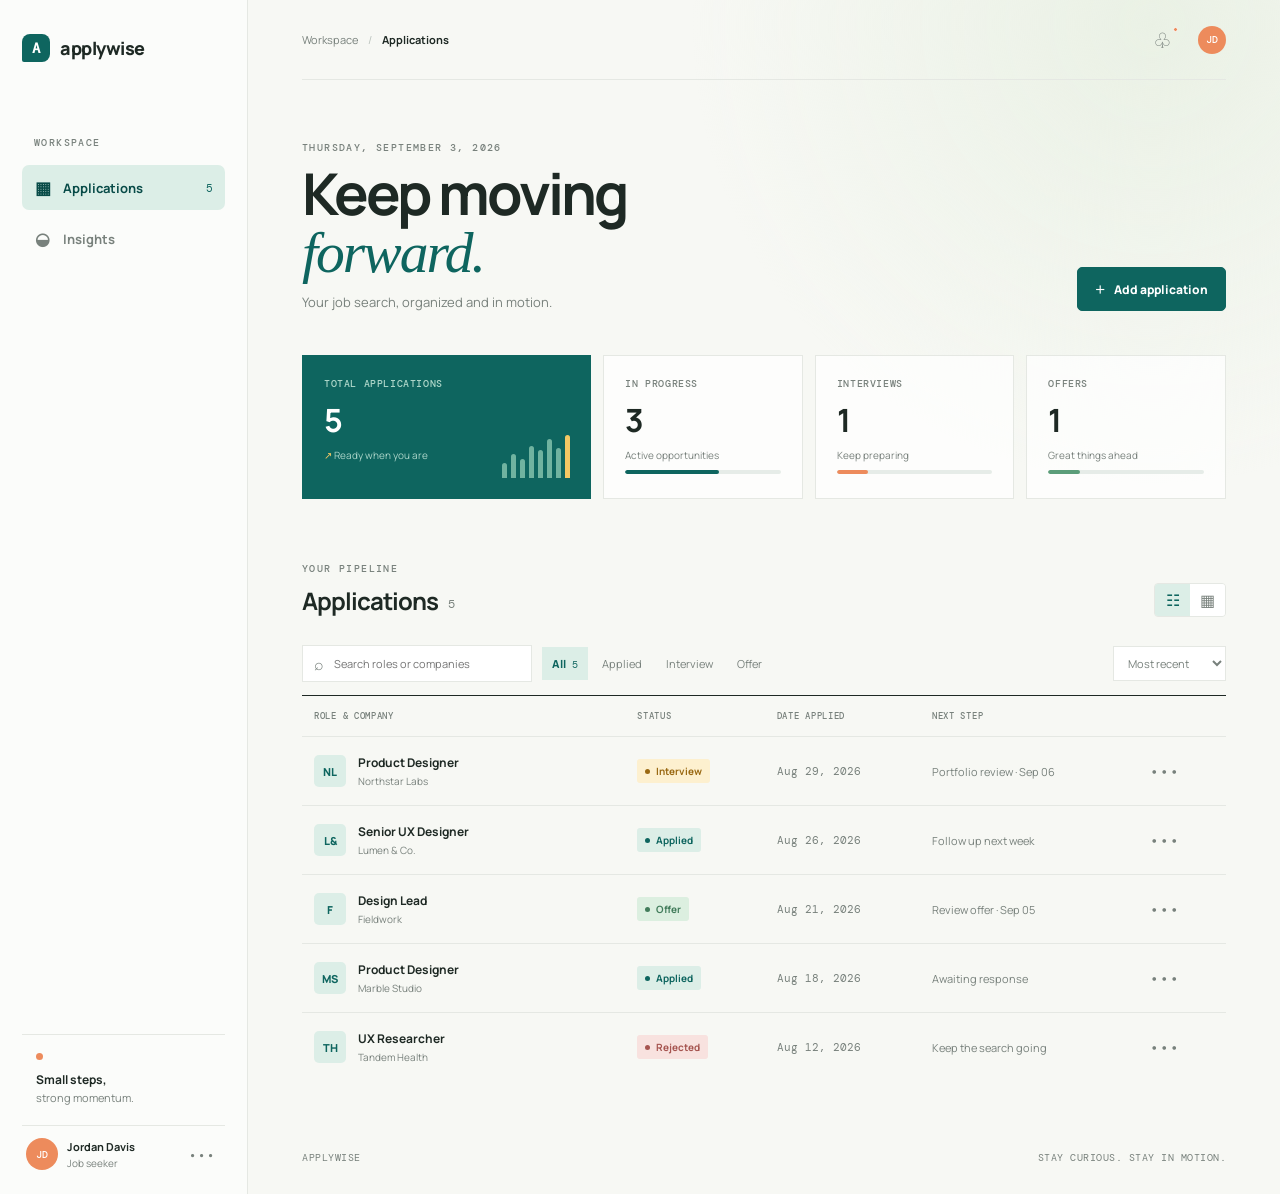
<file: index.html>
<!doctype html>
<html lang="en">
<head>
  <meta charset="UTF-8">
  <meta name="viewport" content="width=device-width, initial-scale=1.0">
  <meta name="description" content="A calm, focused job application tracker.">
  <title>Applywise | Job Application Tracker</title>
  <link rel="preconnect" href="https://fonts.googleapis.com">
  <link rel="preconnect" href="https://fonts.gstatic.com" crossorigin>
  <link href="https://fonts.googleapis.com/css2?family=DM+Mono:wght@400;500&family=Manrope:wght@400;500;600;700;800&display=swap" rel="stylesheet">
  <link rel="stylesheet" href="styles.css">
  <script src="script.js" defer></script>
</head>
<body>
  <div class="app-shell">
    <aside class="sidebar">
      <a class="brand" href="#top" aria-label="Applywise home">
        <span class="brand-mark">A</span>
        <span>applywise</span>
      </a>
      <p class="sidebar-label">Workspace</p>
      <nav class="main-nav" aria-label="Main navigation">
        <a class="nav-item active" href="#applications"><span class="nav-icon">▦</span>Applications <span class="nav-count" id="navCount">0</span></a>
        <a class="nav-item" href="#insights"><span class="nav-icon">◒</span>Insights</a>
      </nav>
      <div class="sidebar-note">
        <span class="note-dot"></span>
        <p><strong>Small steps,</strong><br>strong momentum.</p>
      </div>
      <div class="profile-chip">
        <div class="avatar">JD</div>
        <div><strong>Jordan Davis</strong><span>Job seeker</span></div>
        <button class="icon-button" aria-label="Open profile menu">•••</button>
      </div>
    </aside>

    <main class="main-content" id="top">
      <header class="topbar">
        <div class="breadcrumb"><span>Workspace</span><span class="slash">/</span><strong>Applications</strong></div>
        <div class="top-actions">
          <button class="icon-button notification-button" aria-label="Notifications"><span>♧</span><i></i></button>
          <button class="avatar avatar-small" aria-label="Open your profile">JD</button>
        </div>
      </header>

      <section class="page-intro" id="applications">
        <div>
          <p class="eyebrow">Thursday, September 3, 2026</p>
          <h1>Keep moving<br><em>forward.</em></h1>
          <p class="intro-copy">Your job search, organized and in motion.</p>
        </div>
        <button class="primary-button" id="openModal"><span>+</span> Add application</button>
      </section>

      <section class="stats-grid" aria-label="Application overview">
        <article class="stat-card stat-card-main"><span class="stat-label">Total applications</span><strong id="totalCount">0</strong><span class="stat-meta positive" id="totalMeta">Ready when you are</span><div class="sparkline" aria-hidden="true"><span></span><span></span><span></span><span></span><span></span><span></span><span></span><span></span></div></article>
        <article class="stat-card"><span class="stat-label">In progress</span><strong id="progressCount">0</strong><span class="stat-meta">Active opportunities</span><div class="mini-bar"><i id="progressBar"></i></div></article>
        <article class="stat-card"><span class="stat-label">Interviews</span><strong id="interviewCount">0</strong><span class="stat-meta">Keep preparing</span><div class="mini-bar warm"><i id="interviewBar"></i></div></article>
        <article class="stat-card"><span class="stat-label">Offers</span><strong id="offerCount">0</strong><span class="stat-meta">Great things ahead</span><div class="mini-bar green"><i id="offerBar"></i></div></article>
      </section>

      <section class="content-section" id="insights">
        <div class="section-heading">
          <div><p class="eyebrow">Your pipeline</p><h2>Applications <span id="visibleCount">0</span></h2></div>
          <div class="view-toggle" role="group" aria-label="View options"><button class="view-button active" aria-label="List view">☷</button><button class="view-button" aria-label="Grid view">▦</button></div>
        </div>
        <div class="toolbar">
          <label class="search-box"><span>⌕</span><input type="search" id="searchInput" placeholder="Search roles or companies" aria-label="Search applications"></label>
          <div class="filter-group" role="group" aria-label="Filter applications">
            <button class="filter-button active" data-filter="all">All <b id="allFilterCount">0</b></button>
            <button class="filter-button" data-filter="Applied">Applied</button>
            <button class="filter-button" data-filter="Interview">Interview</button>
            <button class="filter-button" data-filter="Offer">Offer</button>
          </div>
          <select class="sort-select" id="sortSelect" aria-label="Sort applications"><option value="recent">Most recent</option><option value="company">Company A-Z</option><option value="status">By status</option></select>
        </div>
        <div class="application-table-wrap">
          <table class="application-table"><thead><tr><th>Role & company</th><th>Status</th><th>Date applied</th><th>Next step</th><th><span class="sr-only">Actions</span></th></tr></thead><tbody id="applicationRows"></tbody></table>
          <div class="empty-state" id="emptyState" hidden><div class="empty-icon">✦</div><h3>No applications here yet</h3><p>Add your next opportunity and keep the momentum going.</p><button class="secondary-button" id="emptyAddButton">Add application</button></div>
        </div>
      </section>
      <footer class="footer"><span>Applywise</span><span>Stay curious. Stay in motion.</span></footer>
    </main>
  </div>

  <dialog class="application-modal" id="applicationModal">
    <form method="dialog" id="applicationForm">
      <div class="modal-heading"><div><p class="eyebrow">New opportunity</p><h2>Add application</h2></div><button class="close-button" value="cancel" aria-label="Close dialog">×</button></div>
      <div class="form-grid">
        <label>Company<input name="company" required placeholder="e.g. Arc Studio"></label>
        <label>Role<input name="role" required placeholder="e.g. Product Designer"></label>
        <label>Status<select name="status"><option>Applied</option><option>Interview</option><option>Offer</option><option>Rejected</option></select></label>
        <label>Date applied<input name="date" type="date" required></label>
        <label class="full-width">Next step<input name="nextStep" placeholder="e.g. Follow up with hiring manager"></label>
      </div>
      <div class="modal-actions"><button class="secondary-button" value="cancel">Cancel</button><button class="primary-button" value="default">Save application</button></div>
    </form>
  </dialog>
</body>
</html>
</file>
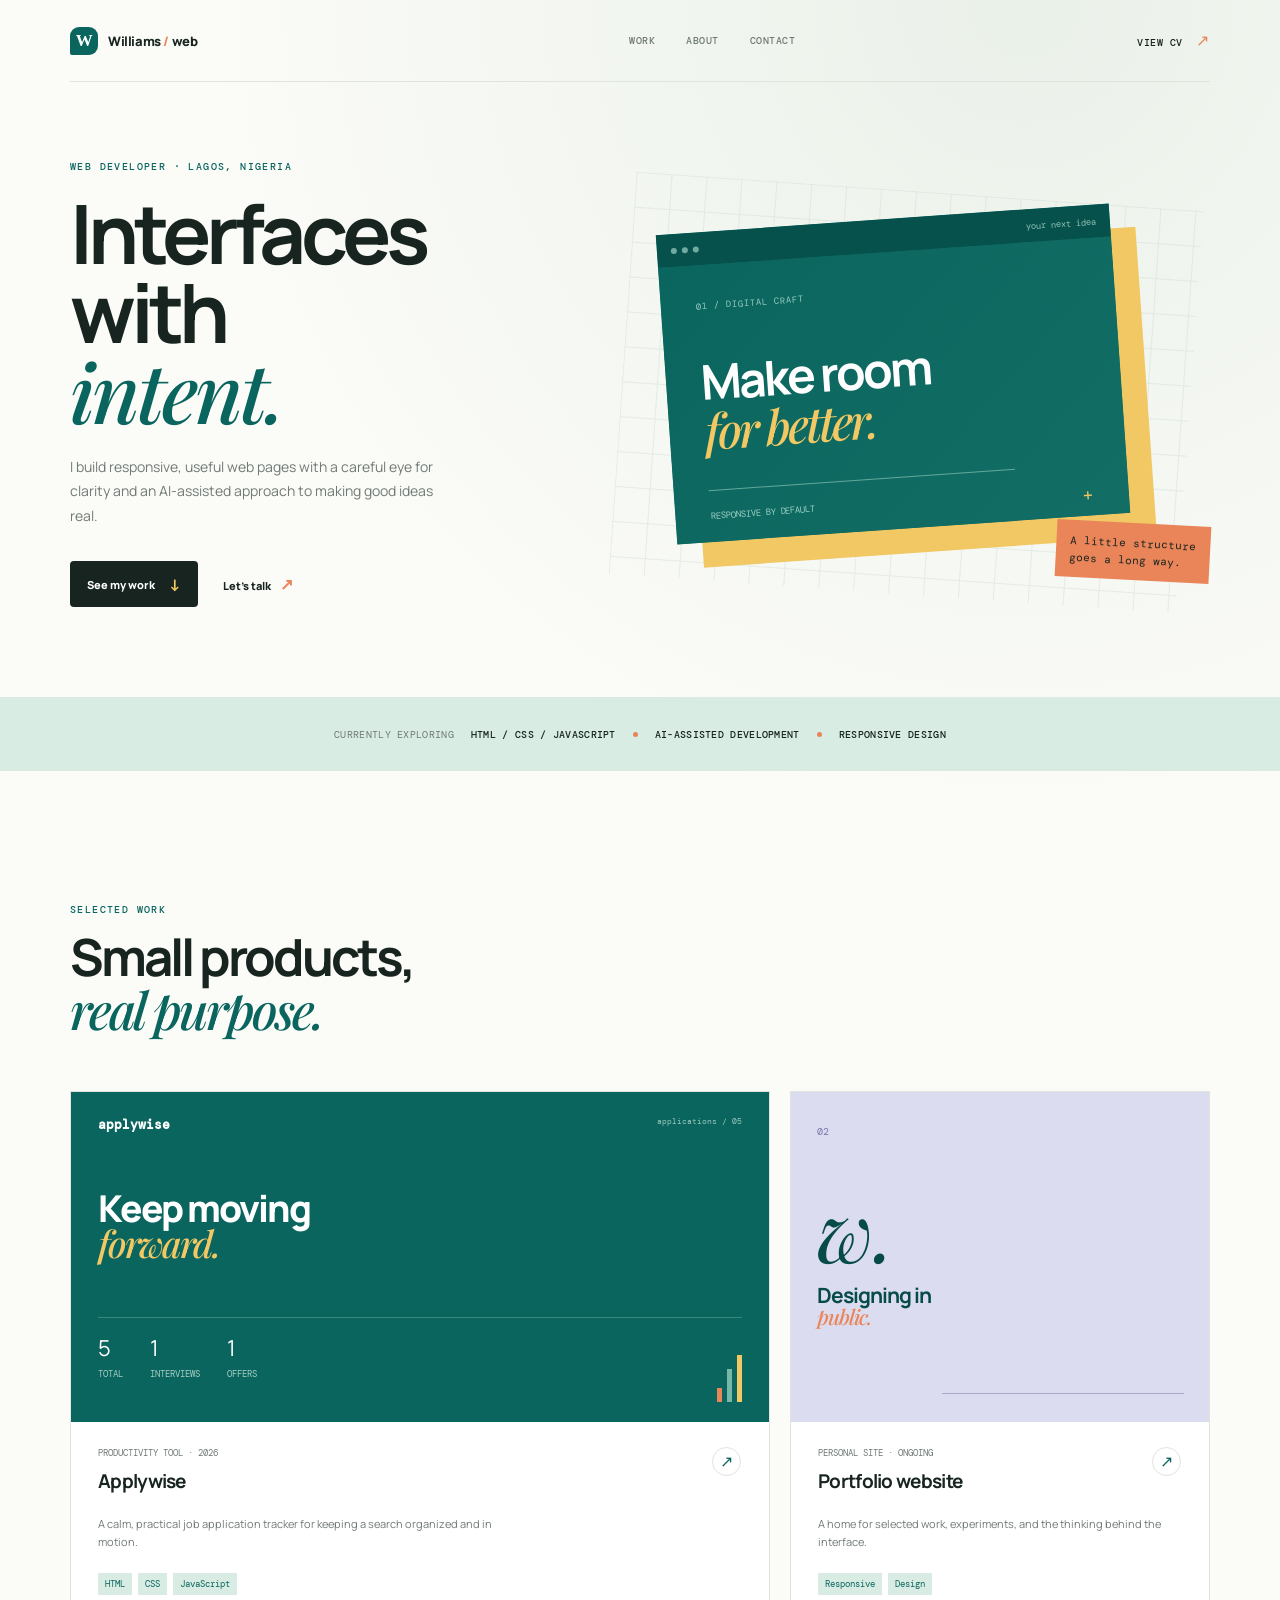
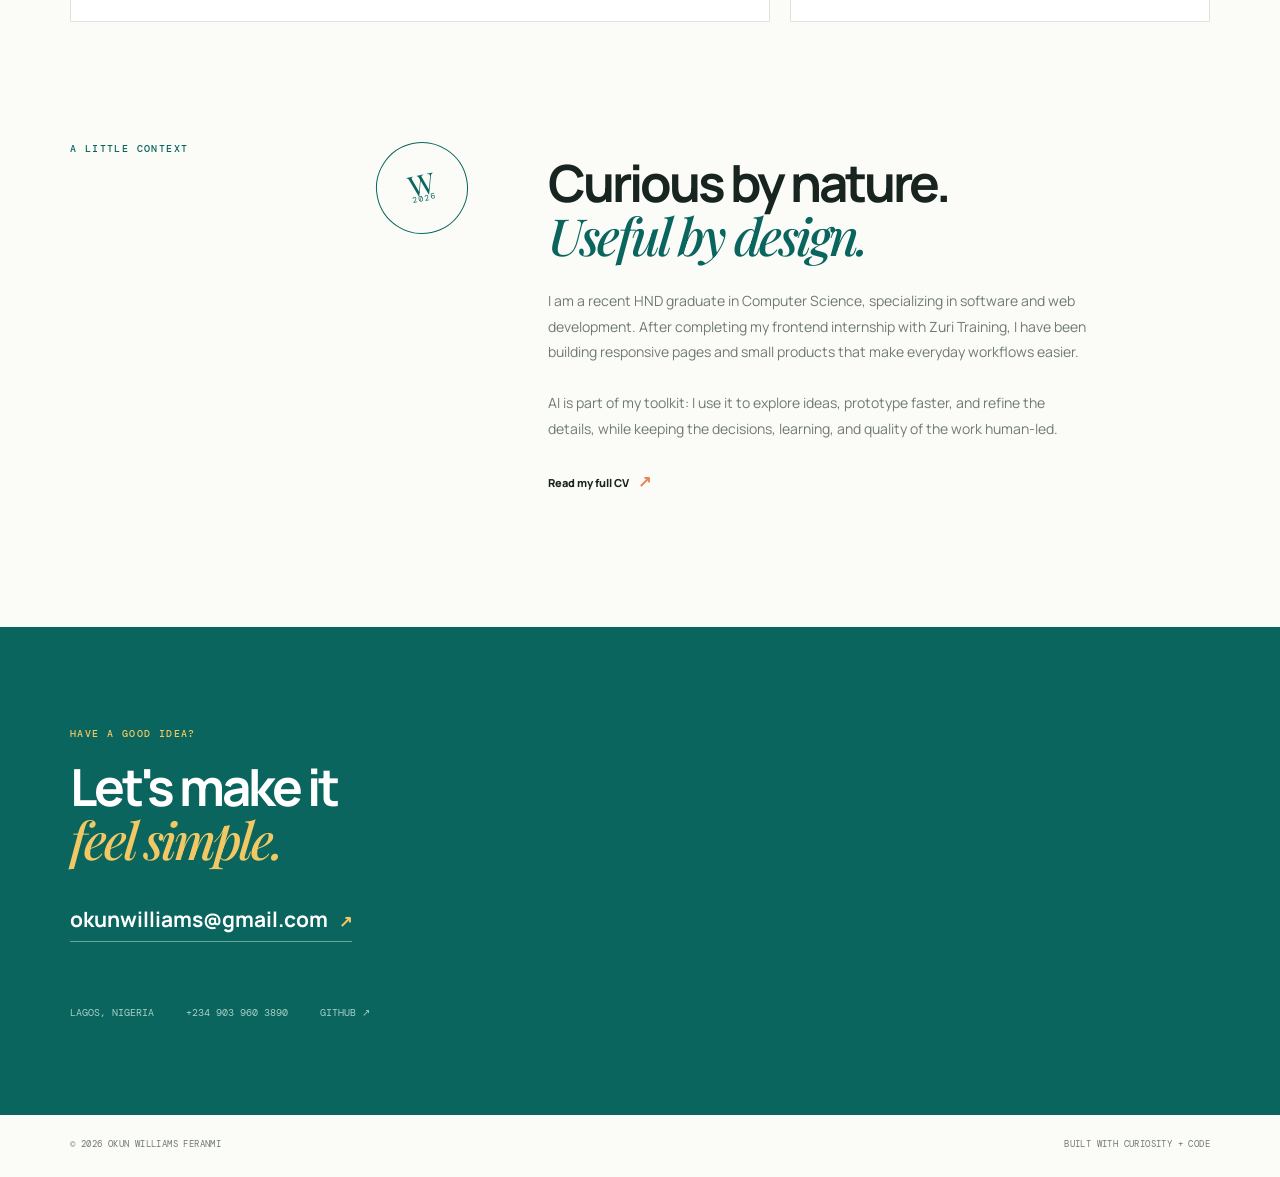
<file: Okun-Williams-Portfolio/index.html>
<!doctype html>
<html lang="en">
<head>
  <meta charset="UTF-8">
  <meta name="viewport" content="width=device-width, initial-scale=1.0">
  <meta name="description" content="Okun Williams Feranmi is a web developer building responsive pages with AI-assisted workflows.">
  <title>Williams Okun | Web Developer</title>
  <link rel="icon" href="data:image/svg+xml,%3Csvg xmlns='http://www.w3.org/2000/svg' viewBox='0 0 32 32'%3E%3Crect width='32' height='32' rx='8' fill='%230a655e'/%3E%3Ctext x='16' y='23' font-family='Georgia, serif' font-size='20' fill='white' text-anchor='middle'%3EW%3C/text%3E%3C/svg%3E">
  <link rel="preconnect" href="https://fonts.googleapis.com">
  <link rel="preconnect" href="https://fonts.gstatic.com" crossorigin>
  <link href="https://fonts.googleapis.com/css2?family=DM+Mono:wght@400;500&family=Manrope:wght@400;500;600;700;800&family=Playfair+Display:ital,wght@0,500;1,500&display=swap" rel="stylesheet">
  <link rel="stylesheet" href="styles.css">
  <script src="script.js" defer></script>
</head>
<body>
  <div class="page-shell">
    <nav class="site-nav" aria-label="Main navigation">
      <a class="wordmark" href="#home"><span class="wordmark-mark">W</span><span>Williams <i>/</i> web</span></a>
      <div class="nav-links"><a href="#work">Work</a><a href="#about">About</a><a href="#contact">Contact</a></div>
      <a class="nav-cv" href="cv.html">View CV <span>↗</span></a>
    </nav>

    <main>
      <section class="hero" id="home">
        <div class="hero-copy reveal">
          <p class="kicker">Web developer · Lagos, Nigeria</p>
          <h1>Interfaces with<br><em>intent.</em></h1>
          <p class="hero-summary">I build responsive, useful web pages with a careful eye for clarity and an AI-assisted approach to making good ideas real.</p>
          <div class="hero-actions"><a class="button button-dark" href="#work">See my work <span>↓</span></a><a class="text-link" href="mailto:okunwilliams@gmail.com">Let's talk <span>↗</span></a></div>
        </div>
        <div class="hero-art reveal reveal-delay" aria-label="Abstract preview of a responsive interface">
          <div class="art-grid"></div>
          <div class="browser-card">
            <div class="browser-bar"><span></span><span></span><span></span><small>your next idea</small></div>
            <div class="browser-content"><p class="art-label">01 / digital craft</p><strong>Make room<br><i>for better.</i></strong><div class="art-line"></div><div class="art-footer"><span>responsive by default</span><b>+</b></div></div>
          </div>
          <div class="art-caption">A little structure<br>goes a long way.</div>
        </div>
      </section>

      <section class="signal-strip reveal"><span>Currently exploring</span><strong>HTML / CSS / JavaScript</strong><span class="signal-dot"></span><strong>AI-assisted development</strong><span class="signal-dot"></span><strong>Responsive design</strong></section>

      <section class="work-section section-wrap" id="work">
        <div class="section-intro reveal"><p class="kicker">Selected work</p><h2>Small products,<br><em>real purpose.</em></h2></div>
        <div class="project-grid">
          <article class="project-card project-feature reveal"><div class="project-visual applywise-visual"><div class="mini-top"><span>applywise</span><small>applications / 05</small></div><div class="mini-title">Keep moving<br><i>forward.</i></div><div class="mini-stats"><span><b>5</b> total</span><span><b>1</b> interviews</span><span><b>1</b> offers</span></div><div class="mini-table"><span></span><span></span><span></span></div></div><div class="project-info"><div><p class="project-type">Productivity tool · 2026</p><h3>Applywise</h3></div><a href="../Applywise/index.html" target="_blank" rel="noreferrer" aria-label="Open Applywise project">↗</a><p>A calm, practical job application tracker for keeping a search organized and in motion.</p><div class="tag-row"><span>HTML</span><span>CSS</span><span>JavaScript</span></div></div></article>
          <article class="project-card reveal reveal-delay"><div class="project-visual portfolio-visual"><span class="visual-number">02</span><div class="portfolio-mark">w.</div><p>Designing in<br><em>public.</em></p><div class="visual-rule"></div></div><div class="project-info"><div><p class="project-type">Personal site · Ongoing</p><h3>Portfolio website</h3></div><a href="https://github.com/WillyDev029/Okun-Williams-Portfolio" target="_blank" rel="noreferrer" aria-label="Open portfolio website">↗</a><p>A home for selected work, experiments, and the thinking behind the interface.</p><div class="tag-row"><span>Responsive</span><span>Design</span></div></div></article>
        </div>
      </section>

      <section class="about-section section-wrap" id="about"><div class="about-label reveal"><p class="kicker">A little context</p><div class="about-seal">W<br><span>2026</span></div></div><div class="about-copy reveal"><h2>Curious by nature.<br><em>Useful by design.</em></h2><p>I am a recent HND graduate in Computer Science, specializing in software and web development. After completing my frontend internship with Zuri Training, I have been building responsive pages and small products that make everyday workflows easier.</p><p>AI is part of my toolkit: I use it to explore ideas, prototype faster, and refine the details, while keeping the decisions, learning, and quality of the work human-led.</p><a class="text-link" href="cv.html">Read my full CV <span>↗</span></a></div></section>

      <section class="contact-section" id="contact"><div class="section-wrap contact-inner reveal"><p class="kicker">Have a good idea?</p><h2>Let's make it<br><em>feel simple.</em></h2><a class="contact-email" href="mailto:okunwilliams@gmail.com">okunwilliams@gmail.com <span>↗</span></a><div class="contact-details"><span>Lagos, Nigeria</span><span>+234 903 960 3890</span><span><a href="https://github.com/WillyDev029" target="_blank" rel="noreferrer">GitHub ↗</a></span></div></div></section>
    </main>
    <footer class="site-footer section-wrap"><span>© 2026 Okun Williams Feranmi</span><span>Built with curiosity + code</span></footer>
  </div>
</body>
</html>
</file>
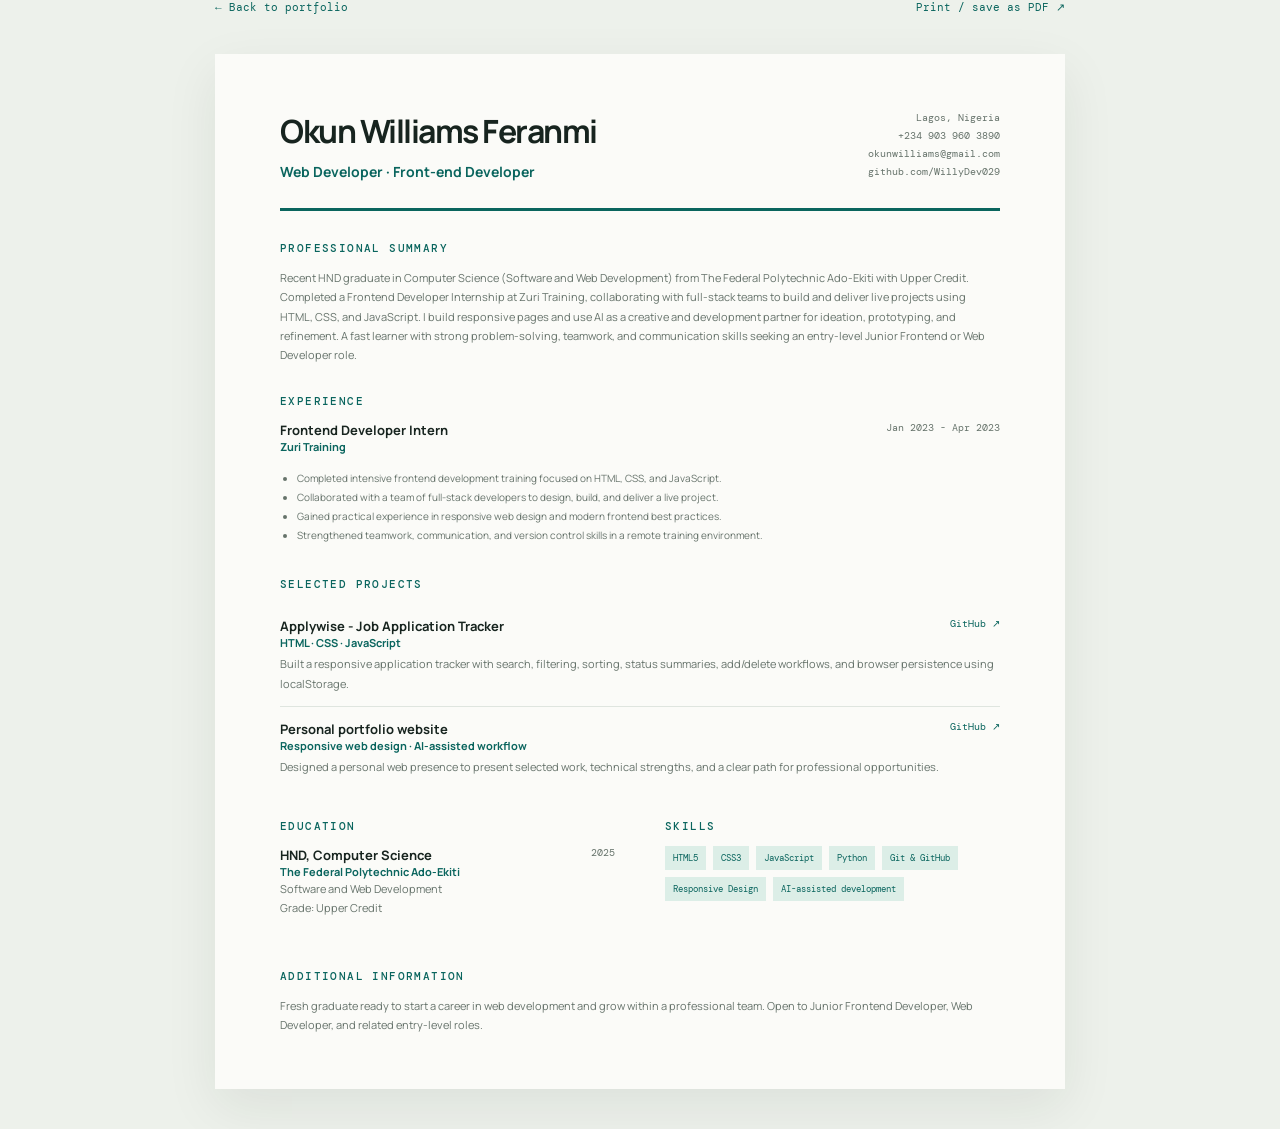
<file: Okun-Williams-Portfolio/cv.html>
<!doctype html>
<html lang="en">
<head>
  <meta charset="UTF-8">
  <meta name="viewport" content="width=device-width, initial-scale=1.0">
  <meta name="description" content="CV of Okun Williams Feranmi, web developer.">
  <title>CV | Okun Williams Feranmi</title>
  <link rel="icon" href="data:image/svg+xml,%3Csvg xmlns='http://www.w3.org/2000/svg' viewBox='0 0 32 32'%3E%3Crect width='32' height='32' rx='8' fill='%230a655e'/%3E%3Ctext x='16' y='23' font-family='Georgia, serif' font-size='20' fill='white' text-anchor='middle'%3EW%3C/text%3E%3C/svg%3E">
  <link rel="preconnect" href="https://fonts.googleapis.com">
  <link rel="preconnect" href="https://fonts.gstatic.com" crossorigin>
  <link href="https://fonts.googleapis.com/css2?family=DM+Mono:wght@400;500&family=Manrope:wght@400;500;600;700;800&display=swap" rel="stylesheet">
  <style>
    :root { --ink: #17241f; --muted: #66736b; --teal: #0a655e; --line: #dfe5df; --paper: #fbfbf8; --yellow: #f1c864; }
    * { box-sizing: border-box; } body { margin: 0; color: var(--ink); background: #edf1eb; font-family: Manrope, sans-serif; } .cv-shell { width: min(850px, calc(100% - 30px)); margin: 40px auto; padding: 55px 65px; background: var(--paper); box-shadow: 0 18px 50px rgba(23,36,31,.08); } .cv-header { display: flex; justify-content: space-between; gap: 30px; padding-bottom: 27px; border-bottom: 3px solid var(--teal); } h1 { margin: 0 0 9px; font-size: 32px; letter-spacing: -1.5px; } .role { color: var(--teal); font-size: 14px; font-weight: 700; } .contact { color: var(--muted); font: 10px/1.8 "DM Mono", monospace; text-align: right; } .contact a { color: inherit; text-decoration: none; } section { margin-top: 30px; } h2 { margin: 0 0 13px; color: var(--teal); font: 500 11px "DM Mono", monospace; letter-spacing: 1.4px; text-transform: uppercase; } p { margin: 0; color: var(--muted); font-size: 11px; line-height: 1.75; } .entry { display: grid; grid-template-columns: 1fr auto; gap: 4px 20px; margin-bottom: 21px; } h3 { margin: 0; font-size: 13px; } .date { color: var(--muted); font: 10px "DM Mono", monospace; } .org { color: var(--teal); font-size: 11px; font-weight: 700; } ul { margin: 9px 0 0; padding-left: 17px; grid-column: 1 / -1; } li { margin: 4px 0; color: var(--muted); font-size: 10px; line-height: 1.5; } .columns { display: grid; grid-template-columns: 1fr 1fr; gap: 50px; } .skill-list { display: flex; flex-wrap: wrap; gap: 7px; }.skill-list span { padding: 6px 8px; color: var(--teal); background: #dceee7; font: 9px "DM Mono", monospace; } .project { display: grid; grid-template-columns: 1fr auto; gap: 4px 20px; padding: 13px 0; border-top: 1px solid var(--line); }.project:first-of-type { border-top: 0; }.project a { color: var(--teal); font: 10px "DM Mono", monospace; text-decoration: none; }.project p { grid-column: 1 / -1; }.cv-actions { width: min(850px, calc(100% - 30px)); display: flex; justify-content: space-between; margin: 0 auto 28px; }.cv-actions a, .cv-actions button { border: 0; color: var(--teal); background: transparent; font: 11px "DM Mono", monospace; text-decoration: none; cursor: pointer; }.cv-actions button { padding: 0; } @media print { body { background: white; }.cv-shell { width: 100%; margin: 0; padding: 25px 35px; box-shadow: none; }.cv-actions { display: none; } } @media (max-width: 620px) { .cv-shell { padding: 30px 23px; margin: 15px auto; }.cv-header, .columns { display: block; }.contact { margin-top: 18px; text-align: left; }.date { white-space: nowrap; } }
  </style>
</head>
<body>
  <div class="cv-actions"><a href="index.html">← Back to portfolio</a><button type="button" onclick="window.print()">Print / save as PDF ↗</button></div>
  <article class="cv-shell">
    <header class="cv-header"><div><h1>Okun Williams Feranmi</h1><div class="role">Web Developer · Front-end Developer</div></div><div class="contact">Lagos, Nigeria<br><a href="tel:+2349039603890">+234 903 960 3890</a><br><a href="mailto:okunwilliams@gmail.com">okunwilliams@gmail.com</a><br><a href="https://github.com/WillyDev029">github.com/WillyDev029</a></div></header>
    <section><h2>Professional summary</h2><p>Recent HND graduate in Computer Science (Software and Web Development) from The Federal Polytechnic Ado-Ekiti with Upper Credit. Completed a Frontend Developer Internship at Zuri Training, collaborating with full-stack teams to build and deliver live projects using HTML, CSS, and JavaScript. I build responsive pages and use AI as a creative and development partner for ideation, prototyping, and refinement. A fast learner with strong problem-solving, teamwork, and communication skills seeking an entry-level Junior Frontend or Web Developer role.</p></section>
    <section><h2>Experience</h2><div class="entry"><div><h3>Frontend Developer Intern</h3><div class="org">Zuri Training</div></div><div class="date">Jan 2023 - Apr 2023</div><ul><li>Completed intensive frontend development training focused on HTML, CSS, and JavaScript.</li><li>Collaborated with a team of full-stack developers to design, build, and deliver a live project.</li><li>Gained practical experience in responsive web design and modern frontend best practices.</li><li>Strengthened teamwork, communication, and version control skills in a remote training environment.</li></ul></div></section>
    <section><h2>Selected projects</h2><div class="project"><div><h3>Applywise - Job Application Tracker</h3><div class="org">HTML · CSS · JavaScript</div></div><a href="https://github.com/WillyDev029/Applywise">GitHub ↗</a><p>Built a responsive application tracker with search, filtering, sorting, status summaries, add/delete workflows, and browser persistence using localStorage.</p></div><div class="project"><div><h3>Personal portfolio website</h3><div class="org">Responsive web design · AI-assisted workflow</div></div><a href="https://github.com/WillyDev029/Okun-Williams-Portfolio">GitHub ↗</a><p>Designed a personal web presence to present selected work, technical strengths, and a clear path for professional opportunities.</p></div></section>
    <div class="columns"><section><h2>Education</h2><div class="entry"><div><h3>HND, Computer Science</h3><div class="org">The Federal Polytechnic Ado-Ekiti</div><p>Software and Web Development<br>Grade: Upper Credit</p></div><div class="date">2025</div></div></section><section><h2>Skills</h2><div class="skill-list"><span>HTML5</span><span>CSS3</span><span>JavaScript</span><span>Python</span><span>Git & GitHub</span><span>Responsive Design</span><span>AI-assisted development</span></div></section></div>
    <section><h2>Additional information</h2><p>Fresh graduate ready to start a career in web development and grow within a professional team. Open to Junior Frontend Developer, Web Developer, and related entry-level roles.</p></section>
  </article>
</body>
</html>
</file>
<file: styles.css>
:root {
  --ink: #1e2924;
  --muted: #78817c;
  --line: #e5e8e3;
  --paper: #f7f8f4;
  --white: #ffffff;
  --teal: #0e655f;
  --teal-dark: #084b48;
  --mint: #dceee7;
  --orange: #ed8b5c;
  --yellow: #f4c864;
  --purple: #6860a9;
  --shadow: 0 18px 50px rgba(32, 54, 45, .08);
}

* { box-sizing: border-box; }
html { scroll-behavior: smooth; }
body { margin: 0; min-width: 320px; color: var(--ink); background: var(--paper); font-family: "Manrope", sans-serif; }
button, input, select { font: inherit; }
button { cursor: pointer; }
.sr-only { position: absolute; width: 1px; height: 1px; padding: 0; margin: -1px; overflow: hidden; clip: rect(0, 0, 0, 0); white-space: nowrap; border: 0; }
.app-shell { display: flex; min-height: 100vh; background: radial-gradient(circle at 90% 2%, #eaf1e5 0, transparent 28%), var(--paper); }
.sidebar { width: 248px; padding: 34px 22px 24px; border-right: 1px solid var(--line); display: flex; flex-direction: column; flex-shrink: 0; background: rgba(255,255,255,.56); }
.brand { display: flex; align-items: center; gap: 10px; color: var(--ink); text-decoration: none; font-size: 18px; font-weight: 800; letter-spacing: -.5px; }
.brand-mark { display: grid; width: 28px; height: 28px; place-items: center; color: #fff; background: var(--teal); border-radius: 8px 8px 8px 2px; font-family: "DM Mono", monospace; font-size: 14px; }
.sidebar-label, .eyebrow { margin: 0; color: var(--muted); font: 500 10px "DM Mono", monospace; letter-spacing: 1.4px; text-transform: uppercase; }
.sidebar-label { margin: 74px 12px 16px; }
.main-nav { display: grid; gap: 6px; }
.nav-item { display: flex; align-items: center; gap: 12px; padding: 11px 12px; color: var(--muted); border-radius: 7px; text-decoration: none; font-size: 13px; font-weight: 700; }
.nav-item.active, .nav-item:hover { color: var(--teal-dark); background: var(--mint); }
.nav-icon { width: 17px; color: currentColor; font-size: 17px; text-align: center; }
.nav-count { margin-left: auto; color: var(--teal); font: 11px "DM Mono", monospace; }
.sidebar-note { margin-top: auto; padding: 18px 14px; border-top: 1px solid var(--line); color: var(--muted); font-size: 11px; line-height: 1.6; }
.sidebar-note p { margin: 0; }
.sidebar-note strong { color: var(--ink); font-size: 12px; }
.note-dot { display: block; width: 7px; height: 7px; margin-bottom: 10px; background: var(--orange); border-radius: 50%; }
.profile-chip { display: flex; align-items: center; gap: 9px; padding: 12px 4px 0; border-top: 1px solid var(--line); font-size: 11px; }
.profile-chip > div:nth-child(2) { display: grid; gap: 2px; }
.profile-chip strong { font-size: 11px; }
.profile-chip span { color: var(--muted); font-size: 10px; }
.avatar { display: grid; width: 32px; height: 32px; place-items: center; color: #fff; background: var(--orange); border: 0; border-radius: 50%; font: 500 10px "DM Mono", monospace; }
.icon-button { border: 0; color: var(--muted); background: transparent; }
.profile-chip .icon-button { margin-left: auto; font-size: 14px; }
.main-content { width: min(100%, 1320px); padding: 0 54px 30px; margin: 0 auto; }
.topbar { display: flex; align-items: center; justify-content: space-between; height: 80px; border-bottom: 1px solid var(--line); }
.breadcrumb { display: flex; gap: 10px; color: var(--muted); font-size: 11px; }.breadcrumb strong { color: var(--ink); }.slash { color: #bac2bc; }
.top-actions { display: flex; align-items: center; gap: 20px; }.notification-button { position: relative; font-size: 21px; }.notification-button i { position: absolute; top: 2px; right: 0; width: 5px; height: 5px; background: var(--orange); border: 1px solid var(--paper); border-radius: 50%; }
.avatar-small { width: 28px; height: 28px; }
.page-intro { display: flex; align-items: end; justify-content: space-between; padding: 61px 0 44px; }.page-intro h1 { margin: 11px 0 12px; font-size: clamp(38px, 4.5vw, 64px); line-height: .99; letter-spacing: -3px; }.page-intro h1 em { color: var(--teal); font-family: Georgia, serif; font-weight: 400; letter-spacing: -2px; }.intro-copy { margin: 0; color: var(--muted); font-size: 13px; }
.primary-button, .secondary-button { display: inline-flex; align-items: center; justify-content: center; gap: 9px; min-height: 44px; padding: 0 17px; border: 1px solid var(--teal); border-radius: 5px; font-size: 12px; font-weight: 800; transition: transform .2s, background .2s; }.primary-button { color: #fff; background: var(--teal); }.primary-button:hover { background: var(--teal-dark); transform: translateY(-2px); }.primary-button span { font-size: 18px; font-weight: 400; }.secondary-button { color: var(--teal); background: #fff; border-color: #c8d9d1; }.secondary-button:hover { background: var(--mint); }
.stats-grid { display: grid; grid-template-columns: 1.45fr repeat(3, 1fr); gap: 12px; }.stat-card { position: relative; min-height: 144px; padding: 21px; overflow: hidden; border: 1px solid var(--line); background: rgba(255,255,255,.72); }.stat-card-main { background: var(--teal); border-color: var(--teal); color: #fff; }.stat-label { display: block; margin-bottom: 14px; color: var(--muted); font: 500 10px "DM Mono", monospace; text-transform: uppercase; letter-spacing: .6px; }.stat-card-main .stat-label { color: #add6c9; }.stat-card strong { display: block; font-size: 32px; line-height: 1; letter-spacing: -1px; }.stat-meta { display: block; margin-top: 12px; color: var(--muted); font-size: 10px; }.stat-card-main .stat-meta { color: #acd5c9; }.positive::before { content: "↗  "; color: var(--yellow); }.mini-bar { position: absolute; right: 21px; bottom: 24px; left: 21px; height: 4px; overflow: hidden; background: #e6ece8; border-radius: 4px; }.mini-bar i { display: block; width: 0; height: 100%; background: var(--teal); border-radius: inherit; transition: width .4s; }.mini-bar.warm i { background: var(--orange); }.mini-bar.green i { background: #5b9d79; }.sparkline { position: absolute; right: 20px; bottom: 20px; display: flex; align-items: end; gap: 4px; height: 43px; }.sparkline span { display: block; width: 5px; height: 35%; background: #70b3a0; border-radius: 4px 4px 0 0; }.sparkline span:nth-child(2) { height: 55%; }.sparkline span:nth-child(3) { height: 45%; }.sparkline span:nth-child(4) { height: 75%; }.sparkline span:nth-child(5) { height: 65%; }.sparkline span:nth-child(6) { height: 90%; }.sparkline span:nth-child(7) { height: 70%; }.sparkline span:nth-child(8) { height: 100%; background: var(--yellow); }
.content-section { padding-top: 63px; }.section-heading { display: flex; align-items: end; justify-content: space-between; }.section-heading h2 { margin: 9px 0 0; font-size: 24px; letter-spacing: -1px; }.section-heading h2 span { margin-left: 6px; color: var(--muted); font: 12px "DM Mono", monospace; vertical-align: middle; }.view-toggle { display: flex; border: 1px solid var(--line); border-radius: 4px; overflow: hidden; }.view-button { width: 35px; height: 32px; border: 0; color: var(--muted); background: #fff; }.view-button.active { color: var(--teal); background: var(--mint); }
.toolbar { display: flex; align-items: center; gap: 10px; padding: 28px 0 13px; }.search-box { display: flex; align-items: center; gap: 8px; width: 230px; padding: 0 11px; border: 1px solid var(--line); background: #fff; color: var(--muted); }.search-box input { width: 100%; height: 35px; border: 0; outline: 0; color: var(--ink); font-size: 11px; }.filter-group { display: flex; gap: 4px; }.filter-button { padding: 9px 10px; border: 0; color: var(--muted); background: transparent; font-size: 11px; }.filter-button.active { color: var(--teal); background: var(--mint); font-weight: 800; }.filter-button b { margin-left: 4px; font: 10px "DM Mono", monospace; }.sort-select { margin-left: auto; padding: 8px 10px; border: 1px solid var(--line); color: var(--muted); background: #fff; font-size: 11px; }
.application-table-wrap { border-top: 1px solid var(--ink); }.application-table { width: 100%; border-collapse: collapse; }.application-table th { padding: 14px 12px; color: var(--muted); font: 500 9px "DM Mono", monospace; letter-spacing: .7px; text-align: left; text-transform: uppercase; }.application-table td { padding: 17px 12px; border-top: 1px solid var(--line); font-size: 11px; }.application-table td:first-child { width: 35%; }.role-cell { display: flex; align-items: center; gap: 12px; }.company-logo { display: grid; width: 32px; height: 32px; place-items: center; color: var(--teal); background: var(--mint); border-radius: 5px; font-weight: 800; }.role-name { display: grid; gap: 3px; }.role-name strong { font-size: 12px; }.role-name span, .next-step { color: var(--muted); font-size: 10px; }.date-cell { color: var(--muted); font: 10px "DM Mono", monospace; }.status-pill { display: inline-flex; align-items: center; gap: 6px; padding: 5px 8px; color: var(--teal); background: var(--mint); border-radius: 3px; font-size: 10px; font-weight: 700; }.status-pill::before { content: ""; width: 5px; height: 5px; background: currentColor; border-radius: 50%; }.status-pill.interview { color: #9a6913; background: #fdf0cf; }.status-pill.offer { color: #427c5b; background: #dcefe0; }.status-pill.rejected { color: #a65550; background: #f8e2df; }.row-menu { color: var(--muted); border: 0; background: transparent; font-size: 16px; }.empty-state { padding: 70px 20px; color: var(--muted); text-align: center; }.empty-icon { color: var(--orange); font-size: 25px; }.empty-state h3 { margin: 10px 0 7px; color: var(--ink); font-size: 17px; }.empty-state p { margin: 0 0 18px; font-size: 12px; }.footer { display: flex; justify-content: space-between; padding-top: 70px; color: var(--muted); font: 10px "DM Mono", monospace; text-transform: uppercase; letter-spacing: .5px; }
.application-modal { width: min(500px, calc(100% - 32px)); padding: 0; border: 0; border-radius: 8px; box-shadow: var(--shadow); }.application-modal::backdrop { background: rgba(22, 43, 36, .28); backdrop-filter: blur(3px); }.application-modal form { padding: 29px; }.modal-heading { display: flex; justify-content: space-between; align-items: start; margin-bottom: 27px; }.modal-heading h2 { margin: 7px 0 0; font-size: 24px; letter-spacing: -1px; }.close-button { width: 30px; height: 30px; border: 0; color: var(--muted); background: var(--paper); border-radius: 50%; font-size: 21px; line-height: 1; }.form-grid { display: grid; grid-template-columns: 1fr 1fr; gap: 17px 13px; }.form-grid label { display: grid; gap: 7px; color: var(--muted); font: 500 10px "DM Mono", monospace; text-transform: uppercase; }.form-grid input, .form-grid select { width: 100%; height: 40px; padding: 0 10px; border: 1px solid var(--line); outline-color: var(--teal); color: var(--ink); background: #fff; font: 11px "Manrope", sans-serif; text-transform: none; }.full-width { grid-column: 1 / -1; }.modal-actions { display: flex; justify-content: flex-end; gap: 8px; padding-top: 27px; }
@media (max-width: 900px) { .sidebar { width: 205px; }.main-content { padding: 0 30px 30px; }.stats-grid { grid-template-columns: 1fr 1fr; }.stat-card-main { grid-column: 1 / -1; } .toolbar { flex-wrap: wrap; }.search-box { flex: 1; min-width: 190px; }.sort-select { margin-left: 0; } }
@media (max-width: 680px) { body { overflow-x: hidden; }.app-shell { display: block; }.sidebar { width: 100%; height: auto; padding: 17px 18px; border-right: 0; border-bottom: 1px solid var(--line); }.sidebar-label, .sidebar-note, .profile-chip { display: none; }.main-nav { display: flex; gap: 4px; margin-top: 17px; }.nav-item { padding: 8px 10px; font-size: 11px; }.main-content { padding: 0 18px 22px; }.topbar { height: 58px; }.page-intro { display: block; padding: 42px 0 31px; }.page-intro h1 { font-size: 47px; }.page-intro .primary-button { margin-top: 25px; }.stats-grid { gap: 8px; }.stat-card { min-height: 125px; padding: 15px; }.stat-card strong { font-size: 27px; }.stat-label { margin-bottom: 10px; font-size: 9px; }.sparkline { right: 15px; bottom: 15px; }.mini-bar { right: 15px; bottom: 17px; left: 15px; }.content-section { padding-top: 45px; }.toolbar { align-items: stretch; }.search-box { flex-basis: 100%; }.filter-group { overflow-x: auto; }.filter-button { white-space: nowrap; }.application-table { min-width: 650px; }.application-table-wrap { overflow-x: auto; }.footer { padding-top: 45px; }.footer span:last-child { display: none; } }
@media (max-width: 680px) { .content-section, .application-table-wrap { min-width: 0; max-width: 100%; } }
@media (max-width: 410px) { .stats-grid { grid-template-columns: 1fr 1fr; }.stat-card-main { grid-column: 1 / -1; }.stat-meta { font-size: 9px; } .form-grid { grid-template-columns: 1fr; }.full-width { grid-column: auto; } }
</file>
<file: Okun-Williams-Portfolio/styles.css>
:root { --ink: #17241f; --muted: #707a74; --cream: #f4f3ed; --paper: #fbfbf8; --line: #dfe4dc; --teal: #0a655e; --teal-dark: #074b47; --mint: #d8ece3; --orange: #e98559; --yellow: #f1c864; --lavender: #dcdcf0; }
* { box-sizing: border-box; } html { scroll-behavior: smooth; } body { margin: 0; color: var(--ink); background: var(--paper); font-family: "Manrope", sans-serif; } a { color: inherit; } .page-shell { overflow: hidden; background: radial-gradient(circle at 80% 0, #eaf1e9 0, transparent 28%), var(--paper); }.section-wrap, .site-nav { width: min(1140px, calc(100% - 96px)); margin: auto; }.site-nav { height: 82px; display: flex; align-items: center; justify-content: space-between; border-bottom: 1px solid var(--line); }.wordmark { display: flex; align-items: center; gap: 10px; text-decoration: none; font-size: 13px; font-weight: 800; letter-spacing: -.4px; }.wordmark-mark { display: grid; width: 28px; height: 28px; place-items: center; color: white; background: var(--teal); border-radius: 9px 9px 9px 2px; font-family: Georgia, serif; font-size: 17px; }.wordmark i { color: var(--orange); font-style: normal; }.nav-links { display: flex; gap: 31px; margin-left: 90px; }.nav-links a, .nav-cv { color: var(--muted); text-decoration: none; font: 500 10px "DM Mono", monospace; text-transform: uppercase; letter-spacing: .5px; }.nav-links a:hover, .nav-cv:hover { color: var(--teal); }.nav-cv { color: var(--ink); }.nav-cv span, .text-link span, .contact-email span { color: var(--orange); font-size: 16px; margin-left: 7px; }.hero { width: min(1140px, calc(100% - 96px)); min-height: 600px; margin: auto; display: grid; grid-template-columns: .9fr 1.1fr; align-items: center; gap: 40px; padding: 78px 0 90px; }.kicker { margin: 0; color: var(--teal); font: 500 10px "DM Mono", monospace; letter-spacing: 1.4px; text-transform: uppercase; }.hero h1 { margin: 21px 0 22px; font-size: clamp(52px, 6.4vw, 82px); line-height: .96; letter-spacing: -5px; }.hero h1 em, h2 em { color: var(--teal); font-family: "Playfair Display", Georgia, serif; font-weight: 500; letter-spacing: -3px; }.hero-summary { max-width: 370px; margin: 0; color: var(--muted); font-size: 14px; line-height: 1.75; }.hero-actions { display: flex; align-items: center; gap: 25px; margin-top: 33px; }.button { display: inline-flex; align-items: center; gap: 14px; min-height: 46px; padding: 0 17px; border-radius: 4px; text-decoration: none; font-size: 11px; font-weight: 800; }.button-dark { color: white; background: var(--ink); }.button-dark:hover { background: var(--teal); }.button span { color: var(--yellow); font-size: 16px; }.text-link { color: var(--ink); font-size: 11px; font-weight: 800; text-decoration: none; }.text-link:hover { color: var(--teal); }.hero-art { position: relative; min-height: 420px; }.art-grid { position: absolute; inset: 17px 20px 0 17px; opacity: .4; background-image: linear-gradient(#cbd9d1 1px, transparent 1px), linear-gradient(90deg, #cbd9d1 1px, transparent 1px); background-size: 35px 35px; transform: rotate(4deg); }.browser-card { position: absolute; top: 45px; left: 10%; width: 75%; height: 310px; overflow: hidden; background: var(--teal); box-shadow: 25px 25px 0 var(--yellow); transform: rotate(-4deg); }.browser-bar { height: 33px; display: flex; align-items: center; gap: 5px; padding: 0 14px; background: #07514d; }.browser-bar > span { width: 6px; height: 6px; background: #70aaa0; border-radius: 50%; }.browser-bar small { margin-left: auto; color: #8fc0b4; font: 9px "DM Mono", monospace; }.browser-content { height: calc(100% - 33px); padding: 35px; color: white; background: linear-gradient(135deg, #0a655e, #126e65); }.art-label { margin: 0 0 46px; color: #96cabe; font: 9px "DM Mono", monospace; letter-spacing: 1px; text-transform: uppercase; }.browser-content strong { display: block; font-size: clamp(27px, 4vw, 48px); line-height: 1; letter-spacing: -3px; }.browser-content strong i { color: var(--yellow); font-family: "Playfair Display", Georgia, serif; font-weight: 500; }.art-line { width: 80%; height: 1px; margin-top: 34px; background: #64a89a; }.art-footer { display: flex; justify-content: space-between; margin-top: 19px; color: #9ed0c3; font: 9px "DM Mono", monospace; text-transform: uppercase; }.art-footer b { color: var(--yellow); font-size: 18px; font-weight: 400; }.art-caption { position: absolute; right: 0; bottom: 14px; padding: 12px 14px; color: var(--ink); background: var(--orange); font: 11px "DM Mono", monospace; line-height: 1.5; transform: rotate(3deg); }.signal-strip { display: flex; align-items: center; justify-content: center; flex-wrap: wrap; gap: 17px; min-height: 74px; padding: 15px 20px; color: var(--muted); background: var(--mint); font: 10px "DM Mono", monospace; text-transform: uppercase; letter-spacing: .3px; }.signal-strip strong { color: var(--ink); font-weight: 500; }.signal-dot { width: 5px; height: 5px; background: var(--orange); border-radius: 50%; }.work-section { padding: 132px 0 120px; }.section-intro h2, .about-copy h2, .contact-inner h2 { margin: 14px 0 0; font-size: clamp(34px, 4vw, 52px); line-height: 1.03; letter-spacing: -3px; }.project-grid { display: grid; grid-template-columns: 1.25fr .75fr; gap: 20px; margin-top: 54px; }.project-card { border: 1px solid var(--line); background: white; }.project-visual { position: relative; height: 330px; overflow: hidden; }.applywise-visual { padding: 24px 27px; color: white; background: var(--teal); }.mini-top { display: flex; justify-content: space-between; color: #9bc9bd; font: 10px "DM Mono", monospace; }.mini-top span { color: white; font-size: 13px; font-weight: 800; }.mini-title { margin-top: 58px; font-size: 37px; font-weight: 800; line-height: .94; letter-spacing: -2px; }.mini-title i { color: var(--yellow); font-family: "Playfair Display", Georgia, serif; font-weight: 500; }.mini-stats { display: flex; gap: 27px; margin-top: 56px; padding-top: 15px; border-top: 1px solid #39877b; color: #a4cfc4; font: 9px "DM Mono", monospace; text-transform: uppercase; }.mini-stats b { display: block; margin-bottom: 5px; color: white; font: 22px "Manrope", sans-serif; }.mini-table { position: absolute; right: 27px; bottom: 20px; display: flex; align-items: end; gap: 5px; height: 47px; }.mini-table span { width: 5px; height: 30%; background: var(--orange); }.mini-table span:nth-child(2) { height: 70%; background: #77b8a7; }.mini-table span:nth-child(3) { height: 100%; background: var(--yellow); }.portfolio-visual { padding: 26px; background: var(--lavender); }.visual-number { color: #7775a8; font: 10px "DM Mono", monospace; }.portfolio-mark { margin-top: 47px; color: var(--teal-dark); font: italic 83px "Playfair Display", Georgia, serif; line-height: 1; }.portfolio-visual p { margin: 15px 0 0; color: var(--teal-dark); font-size: 21px; font-weight: 700; line-height: 1; letter-spacing: -1px; }.portfolio-visual p em { color: var(--orange); font-family: "Playfair Display", Georgia, serif; font-weight: 500; }.visual-rule { position: absolute; right: 25px; bottom: 28px; width: 58%; height: 1px; background: #aaa9cd; }.project-info { position: relative; display: grid; grid-template-columns: 1fr 30px; gap: 8px; padding: 25px 27px 26px; }.project-type { margin: 0 0 9px; color: var(--muted); font: 9px "DM Mono", monospace; text-transform: uppercase; }.project-info h3 { margin: 0; font-size: 19px; letter-spacing: -.7px; }.project-info > a { display: grid; width: 29px; height: 29px; place-items: center; color: var(--teal); border: 1px solid var(--line); border-radius: 50%; text-decoration: none; }.project-info > p:not(.project-type) { grid-column: 1 / -1; max-width: 420px; margin: 13px 0 0; color: var(--muted); font-size: 11px; line-height: 1.65; }.tag-row { display: flex; gap: 6px; grid-column: 1 / -1; margin-top: 14px; }.tag-row span { padding: 5px 7px; color: var(--teal); background: var(--mint); font: 9px "DM Mono", monospace; }.about-section { display: grid; grid-template-columns: .75fr 1.25fr; gap: 80px; padding: 0 0 135px; }.about-label { display: flex; justify-content: space-between; align-items: start; }.about-seal { width: 92px; height: 92px; display: grid; place-content: center; color: var(--teal); border: 1px solid var(--teal); border-radius: 50%; font: 29px "Playfair Display", Georgia, serif; line-height: .72; text-align: center; transform: rotate(-12deg); }.about-seal span { font: 8px "DM Mono", monospace; letter-spacing: 1px; }.about-copy { max-width: 610px; }.about-copy p { max-width: 540px; margin: 25px 0 0; color: var(--muted); font-size: 14px; line-height: 1.85; }.about-copy .text-link { display: inline-block; margin-top: 28px; }.contact-section { padding: 100px 0 96px; color: white; background: var(--teal); }.contact-inner { position: relative; }.contact-inner .kicker { color: var(--yellow); }.contact-inner h2 { margin-top: 20px; }.contact-inner h2 em { color: var(--yellow); }.contact-email { display: inline-block; margin-top: 38px; color: white; font-size: 21px; font-weight: 700; text-decoration: none; border-bottom: 1px solid #68a59a; padding-bottom: 8px; }.contact-email span { color: var(--yellow); }.contact-details { display: flex; gap: 32px; margin-top: 64px; color: #a8d0c6; font: 10px "DM Mono", monospace; text-transform: uppercase; }.contact-details a { color: #a8d0c6; text-decoration: none; }.site-footer { display: flex; justify-content: space-between; padding-top: 23px; padding-bottom: 27px; color: var(--muted); font: 9px "DM Mono", monospace; text-transform: uppercase; letter-spacing: .4px; }.reveal { opacity: 0; transform: translateY(17px); transition: opacity .65s ease, transform .65s ease; }.reveal.visible { opacity: 1; transform: translateY(0); }.reveal-delay { transition-delay: .15s; }
@media (max-width: 760px) { .section-wrap, .site-nav, .hero { width: min(100% - 36px, 600px); }.site-nav { height: 70px; }.nav-links { gap: 14px; margin-left: 0; }.nav-cv { display: none; }.hero { display: block; padding: 65px 0 75px; }.hero h1 { font-size: 59px; }.hero-art { min-height: 350px; margin-top: 52px; }.browser-card { left: 4%; width: 84%; height: 265px; }.browser-content { padding: 26px; }.art-label { margin-bottom: 38px; }.browser-content strong { font-size: 38px; }.signal-strip { justify-content: flex-start; gap: 11px; padding-left: 18px; }.signal-dot { display: none; }.work-section { padding: 90px 0 85px; }.project-grid { grid-template-columns: 1fr; margin-top: 35px; }.project-visual { height: 280px; }.about-section { display: block; padding-bottom: 95px; }.about-label { margin-bottom: 39px; }.about-copy p { font-size: 13px; }.contact-section { padding: 76px 0 70px; }.contact-details { flex-wrap: wrap; gap: 14px 23px; margin-top: 45px; }.site-footer span:last-child { display: none; } }
@media (prefers-reduced-motion: reduce) { html { scroll-behavior: auto; }.reveal { opacity: 1; transform: none; transition: none; } }
</file>
